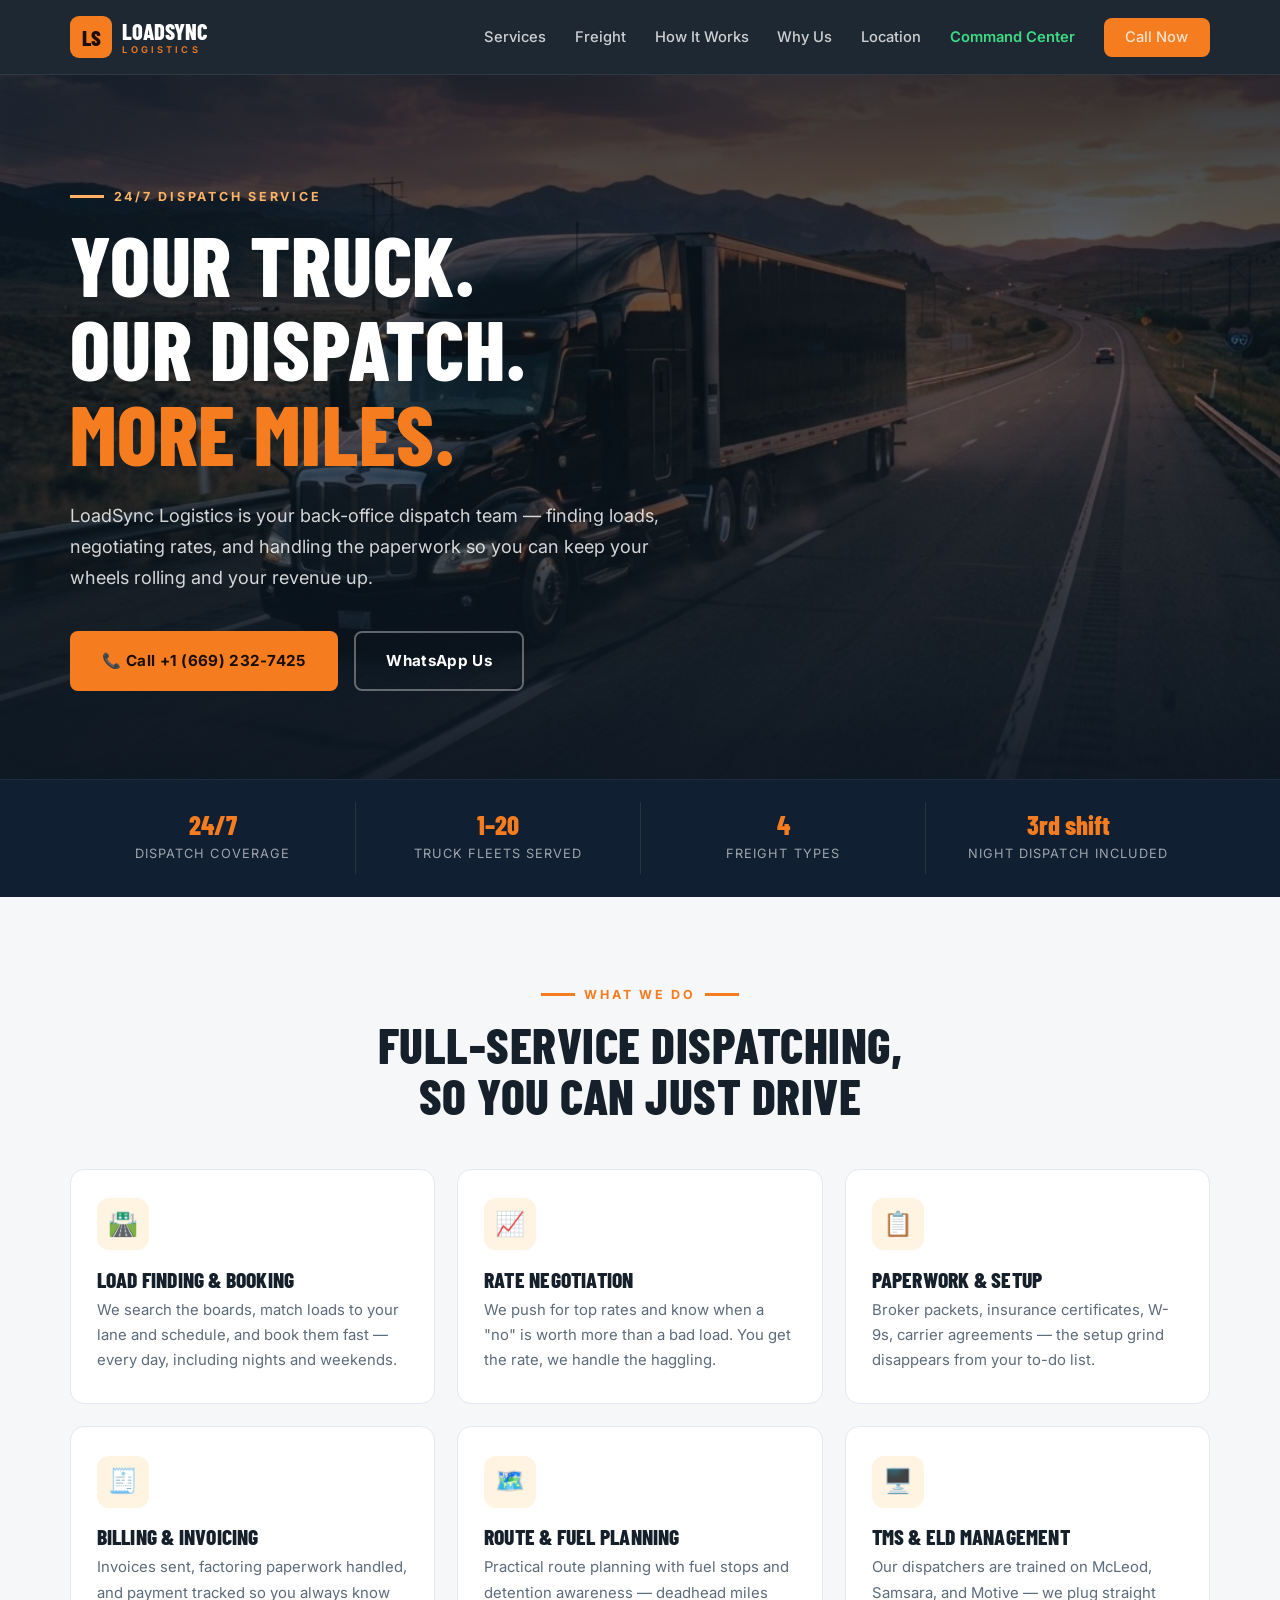
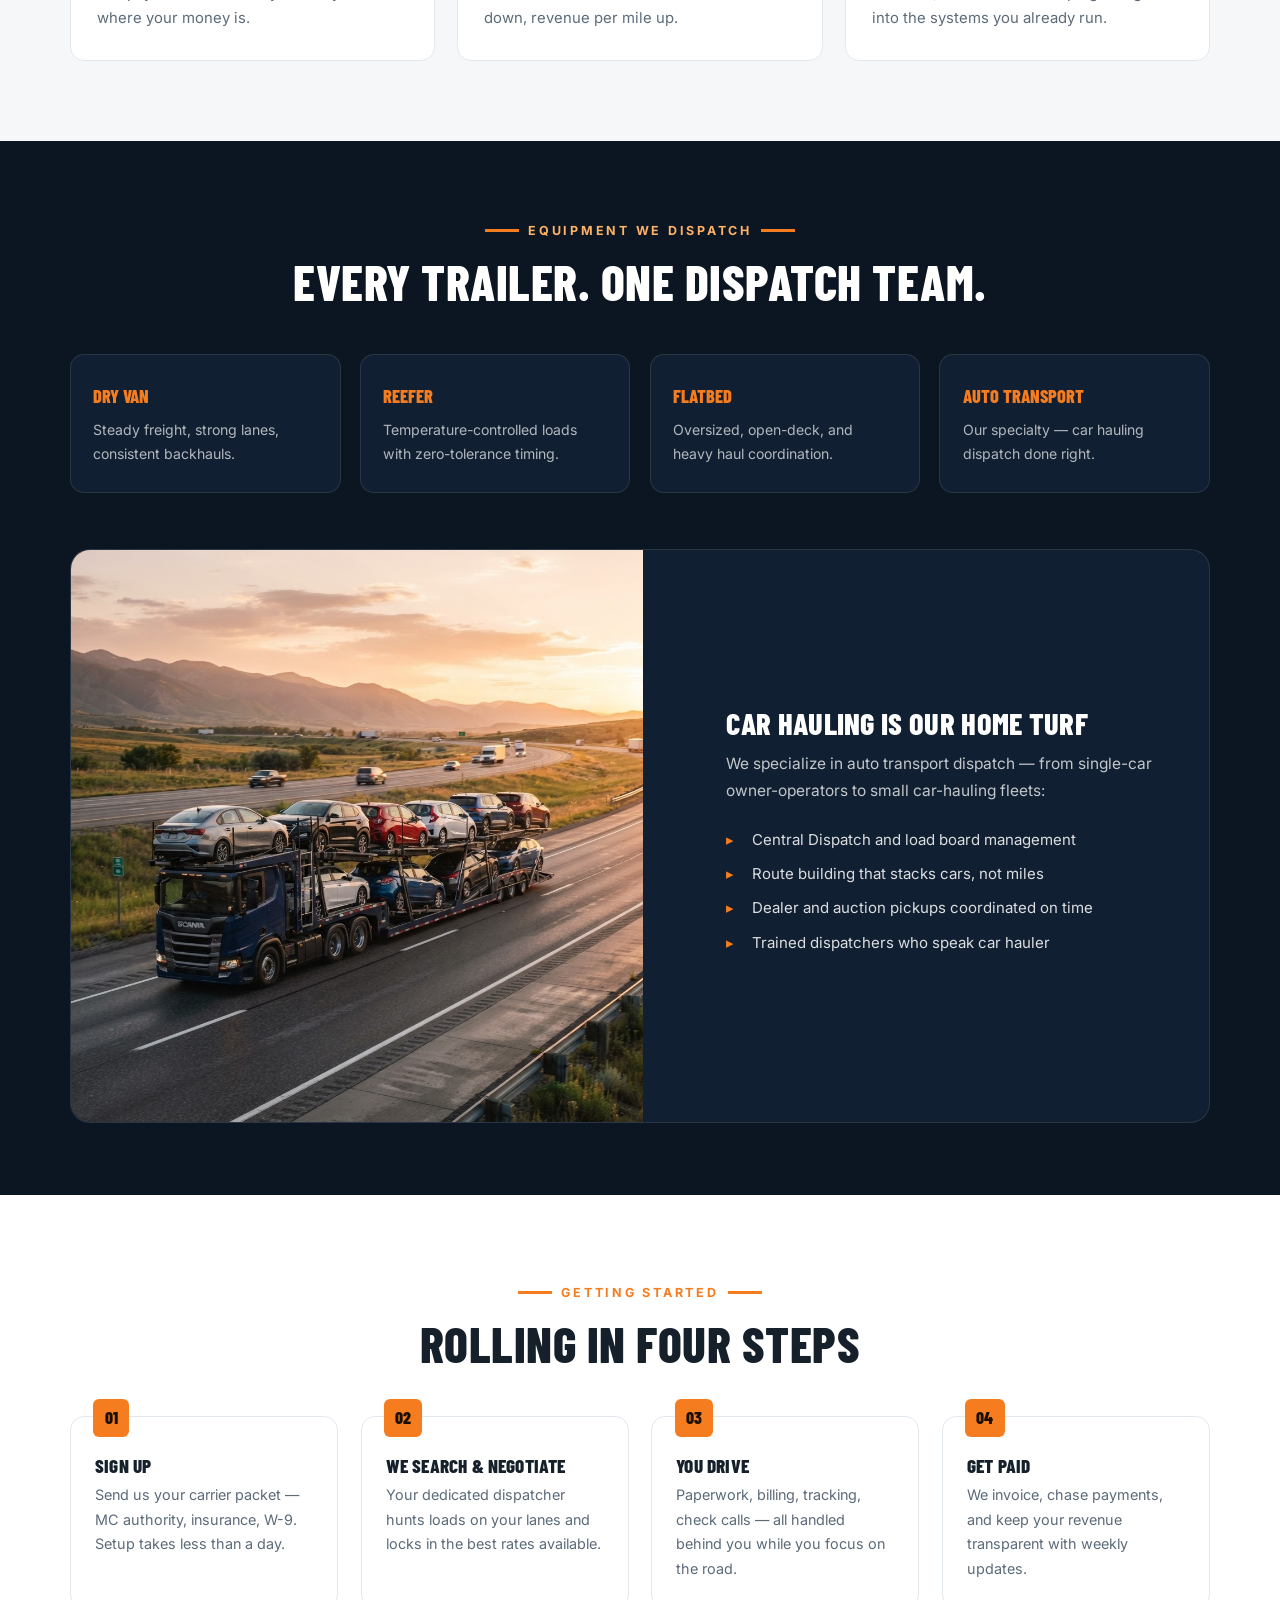
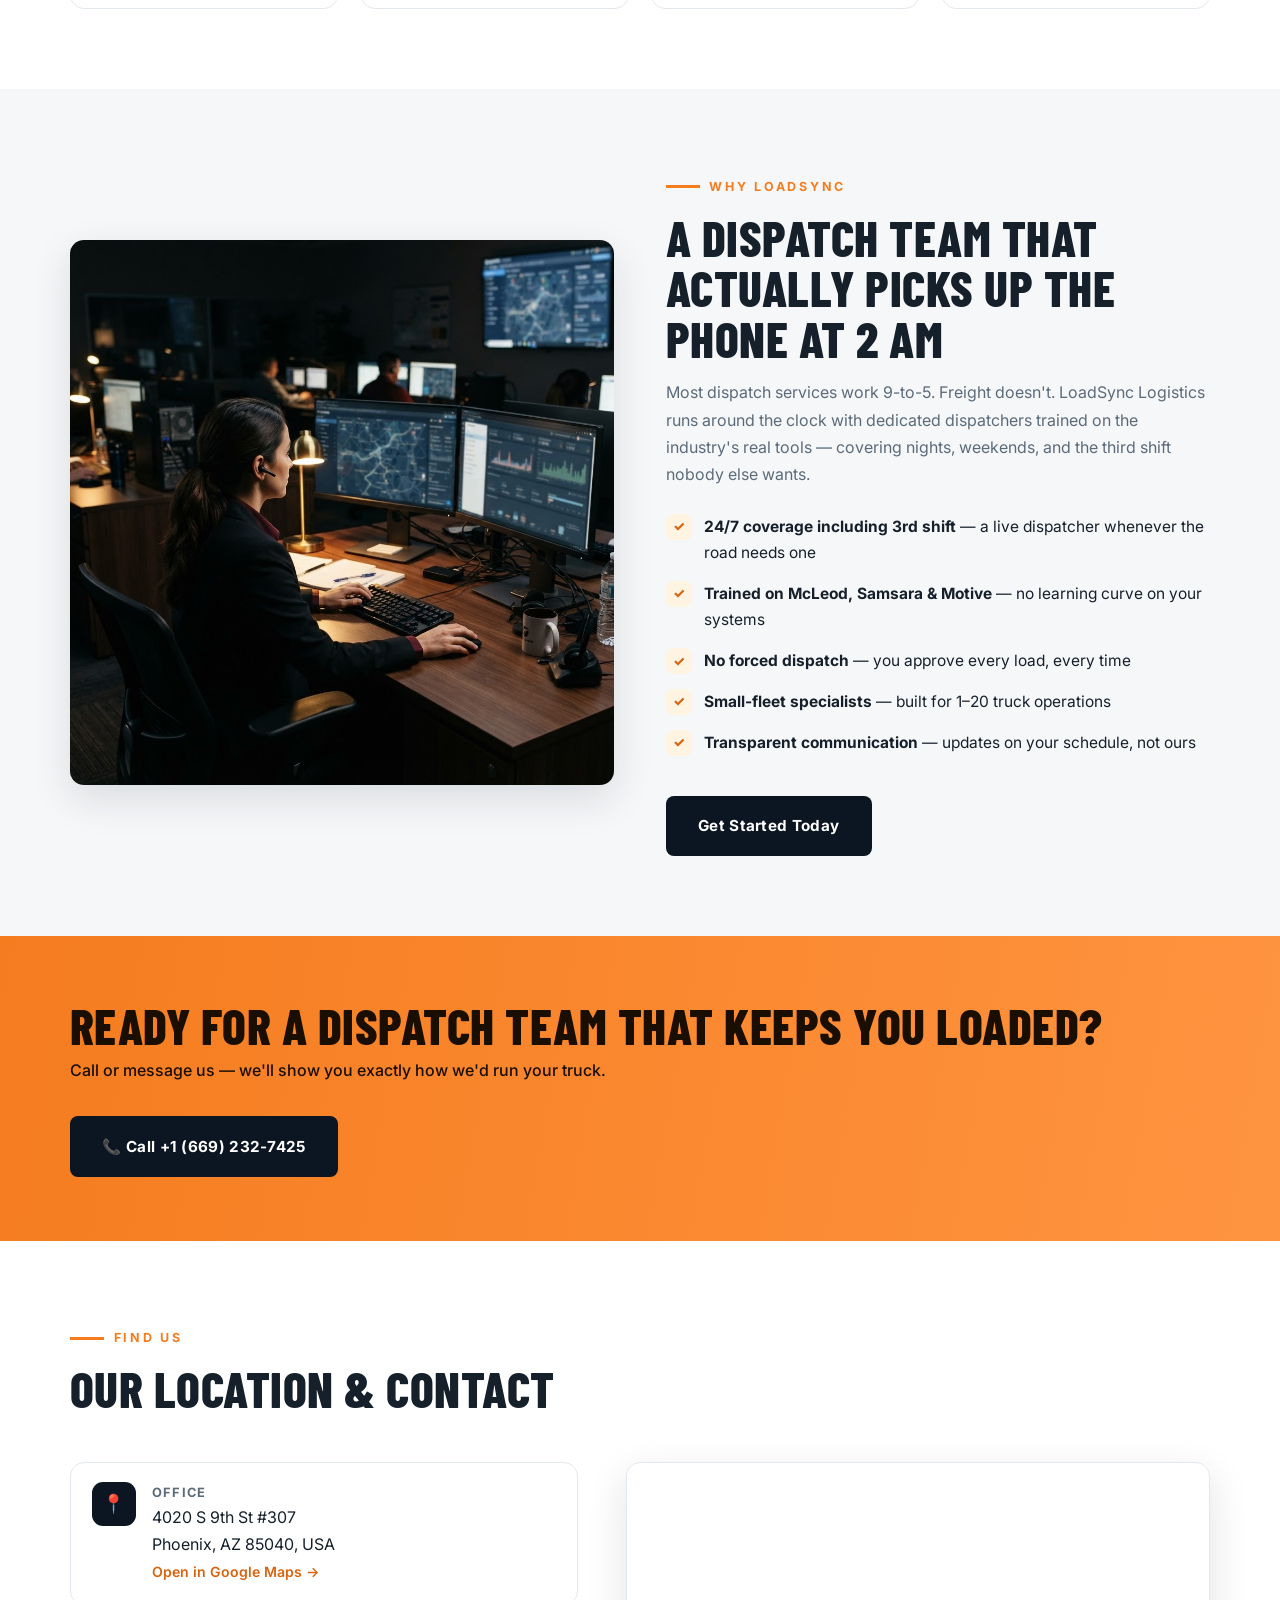
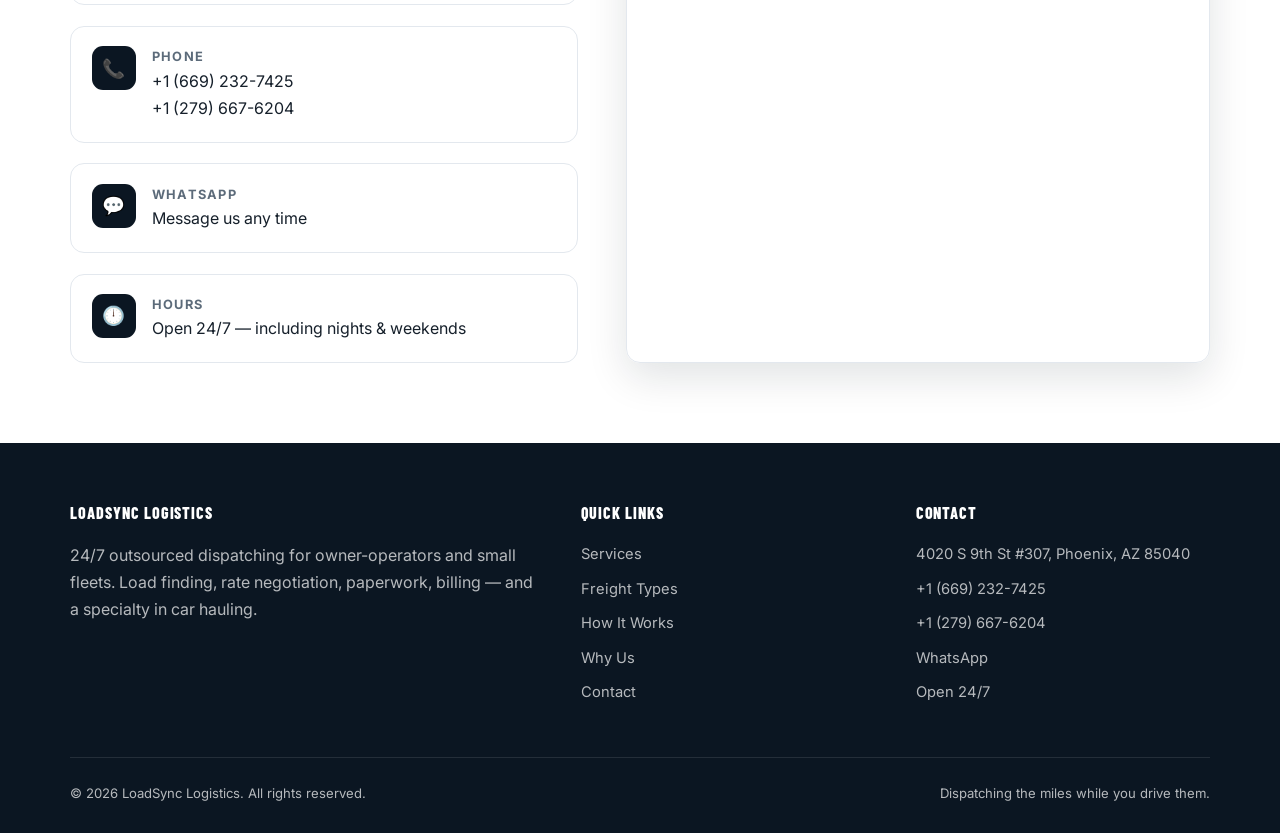
<file: index.html>
<!DOCTYPE html>
<html lang="en">
<head>
  <meta charset="UTF-8">
  <meta name="viewport" content="width=device-width, initial-scale=1.0">
  <title>LoadSync Logistics — 24/7 Truck Dispatching for Owner-Operators &amp; Small Fleets</title>
  <meta name="description" content="LoadSync Logistics provides 24/7 outsourced dispatching for owner-operators and small fleets: load finding, rate negotiation, paperwork, billing. Dry van, reefer, flatbed &amp; auto transport. Car hauling is our specialty.">
  <link rel="canonical" href="https://loadsync-logistics.vercel.app/">
  <meta property="og:url" content="https://loadsync-logistics.vercel.app/">
  <meta property="og:type" content="website">
  <meta property="og:title" content="LoadSync Logistics — 24/7 Truck Dispatching for Owner-Operators &amp; Small Fleets">
  <meta property="og:description" content="Your truck. Our dispatch. More miles. 24/7 load finding, rate negotiation, paperwork and billing for owner-operators and small fleets.">
  <meta property="og:image" content="https://loadsync-logistics.vercel.app/img/hero-truck.jpg">
  <meta name="twitter:card" content="summary_large_image">
  <meta name="twitter:title" content="LoadSync Logistics — 24/7 Truck Dispatching">
  <meta name="twitter:description" content="Your truck. Our dispatch. More miles. 24/7 dispatch for owner-operators and small fleets.">
  <meta name="twitter:image" content="https://loadsync-logistics.vercel.app/img/hero-truck.jpg">
  
  <link rel="preconnect" href="https://fonts.googleapis.com">
  <link rel="preconnect" href="https://fonts.gstatic.com" crossorigin>
  <link href="https://fonts.googleapis.com/css2?family=Barlow+Condensed:wght@600;700;800&family=Inter:wght@400;500;600;700&display=swap" rel="stylesheet">
  <link rel="stylesheet" href="css/styles.css">
  <script type="application/ld+json">
  {
    "@context": "https://schema.org",
    "@type": "ProfessionalService",
    "name": "LoadSync Logistics",
    "description": "24/7 outsourced truck dispatching for owner-operators and small fleets (1-20 trucks). Load finding, rate negotiation, paperwork, billing. Dry van, reefer, flatbed and auto transport — car hauling specialty.",
    "telephone": ["+16692327425", "+12796676204"],
    "address": {
      "@type": "PostalAddress",
      "streetAddress": "4020 S 9th St #307",
      "addressLocality": "Phoenix",
      "addressRegion": "AZ",
      "postalCode": "85040",
      "addressCountry": "US"
    },
    "openingHours": "Mo-Su 00:00-24:00",
    "areaServed": "United States",
    "url": "https://loadsync-logistics.vercel.app/"
  }
  </script>
<link rel="icon" href="assets/favicon-48.png" sizes="48x48" type="image/png">
<link rel="icon" href="assets/favicon-96.png" sizes="96x96" type="image/png">
<link rel="icon" href="assets/favicon-192.png" sizes="192x192" type="image/png">
<link rel="apple-touch-icon" href="assets/apple-touch-icon.png">
<script type="application/ld+json">{"@context":"https://schema.org","@type":"WebSite","name":"LoadSync Logistics","url":"https://loadsync-logistics.vercel.app/","description":"24/7 outsourced truck dispatching for owner-operators and small fleets."}</script>
</head>
<body>

  <!-- ========== HEADER ========== -->
  <header class="site-header">
    <div class="container nav">
      <a href="#top" class="brand">
        <span class="brand-mark">LS</span>
        <span class="brand-name">LoadSync<small>Logistics</small></span>
      </a>
      <button class="nav-toggle" aria-label="Toggle menu" onclick="document.getElementById('navLinks').classList.toggle('open')">☰</button>
      <ul class="nav-links" id="navLinks">
        <li><a href="#services">Services</a></li>
        <li><a href="#freight">Freight</a></li>
        <li><a href="#how">How It Works</a></li>
        <li><a href="#about">Why Us</a></li>
        <li><a href="#contact">Location</a></li>
        <li><a href="command-center.html" style="color:#3ddc84;font-weight:600;">Command Center</a></li>
        <li><a href="tel:+16692327425" class="nav-cta">Call Now</a></li>
      </ul>
    </div>
  </header>

  <!-- ========== HERO ========== -->
  <section class="hero" id="top">
    <div class="container">
      <span class="eyebrow">24/7 Dispatch Service</span>
      <h1>Your truck.<br>Our dispatch.<br><span class="accent">More miles.</span></h1>
      <p class="lead">LoadSync Logistics is your back-office dispatch team — finding loads, negotiating rates, and handling the paperwork so you can keep your wheels rolling and your revenue up.</p>
      <div class="hero-actions">
        <a href="tel:+16692327425" class="btn btn-orange">📞 Call +1 (669) 232-7425</a>
        <a href="https://wa.me/12796676204" class="btn btn-ghost">WhatsApp Us</a>
      </div>
    </div>
  </section>

  <div class="hero-strip">
    <div class="container">
      <div class="cell"><b>24/7</b><span>Dispatch coverage</span></div>
      <div class="cell"><b>1–20</b><span>Truck fleets served</span></div>
      <div class="cell"><b>4</b><span>Freight types</span></div>
      <div class="cell"><b>3rd shift</b><span>Night dispatch included</span></div>
    </div>
  </div>

  <!-- ========== SERVICES ========== -->
  <section class="section" id="services">
    <div class="container">
      <div class="section-head center">
        <span class="eyebrow">What we do</span>
        <h2>Full-service dispatching,<br>so you can just drive</h2>
      </div>
      <div class="services-grid">
        <div class="service-card">
          <div class="icon">🛣️</div>
          <h3>Load Finding &amp; Booking</h3>
          <p>We search the boards, match loads to your lane and schedule, and book them fast — every day, including nights and weekends.</p>
        </div>
        <div class="service-card">
          <div class="icon">📈</div>
          <h3>Rate Negotiation</h3>
          <p>We push for top rates and know when a "no" is worth more than a bad load. You get the rate, we handle the haggling.</p>
        </div>
        <div class="service-card">
          <div class="icon">📋</div>
          <h3>Paperwork &amp; Setup</h3>
          <p>Broker packets, insurance certificates, W-9s, carrier agreements — the setup grind disappears from your to-do list.</p>
        </div>
        <div class="service-card">
          <div class="icon">🧾</div>
          <h3>Billing &amp; Invoicing</h3>
          <p>Invoices sent, factoring paperwork handled, and payment tracked so you always know where your money is.</p>
        </div>
        <div class="service-card">
          <div class="icon">🗺️</div>
          <h3>Route &amp; Fuel Planning</h3>
          <p>Practical route planning with fuel stops and detention awareness — deadhead miles down, revenue per mile up.</p>
        </div>
        <div class="service-card">
          <div class="icon">🖥️</div>
          <h3>TMS &amp; ELD Management</h3>
          <p>Our dispatchers are trained on McLeod, Samsara, and Motive — we plug straight into the systems you already run.</p>
        </div>
      </div>
    </div>
  </section>

  <!-- ========== FREIGHT TYPES ========== -->
  <section class="freight-band" id="freight">
    <div class="container">
      <div class="section-head center">
        <span class="eyebrow" style="color:#ffb266;">Equipment we dispatch</span>
        <h2>Every trailer. One dispatch team.</h2>
      </div>
      <div class="freight-grid">
        <div class="freight-card"><span class="tag">Dry Van</span><p>Steady freight, strong lanes, consistent backhauls.</p></div>
        <div class="freight-card"><span class="tag">Reefer</span><p>Temperature-controlled loads with zero-tolerance timing.</p></div>
        <div class="freight-card"><span class="tag">Flatbed</span><p>Oversized, open-deck, and heavy haul coordination.</p></div>
        <div class="freight-card"><span class="tag">Auto Transport</span><p>Our specialty — car hauling dispatch done right.</p></div>
      </div>

      <div class="freight-feature">
        <img src="img/car-hauler.jpg" alt="Car carrier transport truck loaded with vehicles on a highway">
        <div class="txt">
          <h3>Car hauling is our home turf</h3>
          <p>We specialize in auto transport dispatch — from single-car owner-operators to small car-hauling fleets:</p>
          <ul>
            <li>Central Dispatch and load board management</li>
            <li>Route building that stacks cars, not miles</li>
            <li>Dealer and auction pickups coordinated on time</li>
            <li>Trained dispatchers who speak car hauler</li>
          </ul>
        </div>
      </div>
    </div>
  </section>

  <!-- ========== HOW IT WORKS ========== -->
  <section class="section alt" id="how">
    <div class="container">
      <div class="section-head center">
        <span class="eyebrow">Getting started</span>
        <h2>Rolling in four steps</h2>
      </div>
      <div class="steps-grid">
        <div class="step-card">
          <h3>Sign Up</h3>
          <p>Send us your carrier packet — MC authority, insurance, W-9. Setup takes less than a day.</p>
        </div>
        <div class="step-card">
          <h3>We Search &amp; Negotiate</h3>
          <p>Your dedicated dispatcher hunts loads on your lanes and locks in the best rates available.</p>
        </div>
        <div class="step-card">
          <h3>You Drive</h3>
          <p>Paperwork, billing, tracking, check calls — all handled behind you while you focus on the road.</p>
        </div>
        <div class="step-card">
          <h3>Get Paid</h3>
          <p>We invoice, chase payments, and keep your revenue transparent with weekly updates.</p>
        </div>
      </div>
    </div>
  </section>

  <!-- ========== WHY US ========== -->
  <section class="section" id="about">
    <div class="container">
      <div class="about-grid">
        <img src="img/dispatch-ops.jpg" alt="LoadSync Logistics dispatch desk at night with route maps on screen">
        <div>
          <span class="eyebrow">Why LoadSync</span>
          <h2>A dispatch team that actually picks up the phone at 2 AM</h2>
          <p style="color:var(--muted); margin-top:1rem;">Most dispatch services work 9-to-5. Freight doesn't. LoadSync Logistics runs around the clock with dedicated dispatchers trained on the industry's real tools — covering nights, weekends, and the third shift nobody else wants.</p>
          <ul class="checklist">
            <li><span class="tick">✓</span> <span><b>24/7 coverage including 3rd shift</b> — a live dispatcher whenever the road needs one</span></li>
            <li><span class="tick">✓</span> <span><b>Trained on McLeod, Samsara &amp; Motive</b> — no learning curve on your systems</span></li>
            <li><span class="tick">✓</span> <span><b>No forced dispatch</b> — you approve every load, every time</span></li>
            <li><span class="tick">✓</span> <span><b>Small-fleet specialists</b> — built for 1–20 truck operations</span></li>
            <li><span class="tick">✓</span> <span><b>Transparent communication</b> — updates on your schedule, not ours</span></li>
          </ul>
          <a href="#contact" class="btn btn-dark" style="margin-top:1.6rem;">Get Started Today</a>
        </div>
      </div>
    </div>
  </section>

  <!-- ========== CTA BAND ========== -->
  <section class="cta-band">
    <div class="container inner">
      <div>
        <h2>Ready for a dispatch team that keeps you loaded?</h2>
        <p>Call or message us — we'll show you exactly how we'd run your truck.</p>
      </div>
      <a href="tel:+16692327425" class="btn">📞 Call +1 (669) 232-7425</a>
    </div>
  </section>

  <!-- ========== LOCATION / CONTACT ========== -->
  <section class="section alt" id="contact">
    <div class="container">
      <div class="section-head">
        <span class="eyebrow">Find us</span>
        <h2>Our location &amp; contact</h2>
      </div>
      <div class="contact-grid">
        <div class="contact-card">
          <div class="contact-item">
            <span class="icon">📍</span>
            <div>
              <b>Office</b>
              4020 S 9th St #307<br>Phoenix, AZ 85040, USA
              <br><a href="https://www.google.com/maps/search/?api=1&query=4020%20S%209th%20St%20%23307%2C%20Phoenix%2C%20AZ%2085040%2C%20USA" target="_blank" rel="noopener" style="font-weight:600; color:var(--orange-dark); font-size:0.88rem;">Open in Google Maps →</a>
            </div>
          </div>
          <div class="contact-item">
            <span class="icon">📞</span>
            <div>
              <b>Phone</b>
              <a href="tel:+16692327425">+1 (669) 232-7425</a><br>
              <a href="tel:+12796676204">+1 (279) 667-6204</a>
            </div>
          </div>
          <div class="contact-item">
            <span class="icon">💬</span>
            <div>
              <b>WhatsApp</b>
              <a href="https://wa.me/12796676204" target="_blank" rel="noopener">Message us any time</a>
            </div>
          </div>
          <div class="contact-item">
            <span class="icon">🕛</span>
            <div>
              <b>Hours</b>
              Open 24/7 — including nights &amp; weekends
            </div>
          </div>
        </div>
        <div class="map-wrap">
          <iframe title="LoadSync Logistics on Google Maps" loading="lazy" referrerpolicy="no-referrer-when-downgrade"
            src="https://maps.google.com/maps?q=4020%20S%209th%20St%20%23307%2C%20Phoenix%2C%20AZ%2085040&t=&z=14&ie=UTF8&iwloc=&output=embed"></iframe>
        </div>
      </div>
    </div>
  </section>

  <!-- ========== FOOTER ========== -->
  <footer class="site-footer">
    <div class="container">
      <div class="footer-grid">
        <div>
          <h4>LoadSync Logistics</h4>
          <p>24/7 outsourced dispatching for owner-operators and small fleets. Load finding, rate negotiation, paperwork, billing — and a specialty in car hauling.</p>
        </div>
        <div>
          <h4>Quick links</h4>
          <ul>
            <li><a href="#services">Services</a></li>
            <li><a href="#freight">Freight Types</a></li>
            <li><a href="#how">How It Works</a></li>
            <li><a href="#about">Why Us</a></li>
            <li><a href="#contact">Contact</a></li>
          </ul>
        </div>
        <div>
          <h4>Contact</h4>
          <ul>
            <li>4020 S 9th St #307, Phoenix, AZ 85040</li>
            <li><a href="tel:+16692327425">+1 (669) 232-7425</a></li>
            <li><a href="tel:+12796676204">+1 (279) 667-6204</a></li>
            <li><a href="https://wa.me/12796676204">WhatsApp</a></li>
            <li>Open 24/7</li>
          </ul>
        </div>
      </div>
      <div class="footer-bottom">
        <span>© 2026 LoadSync Logistics. All rights reserved.</span>
        <span>Dispatching the miles while you drive them.</span>
      </div>
    </div>
  </footer>

</body>
</html>
</file>
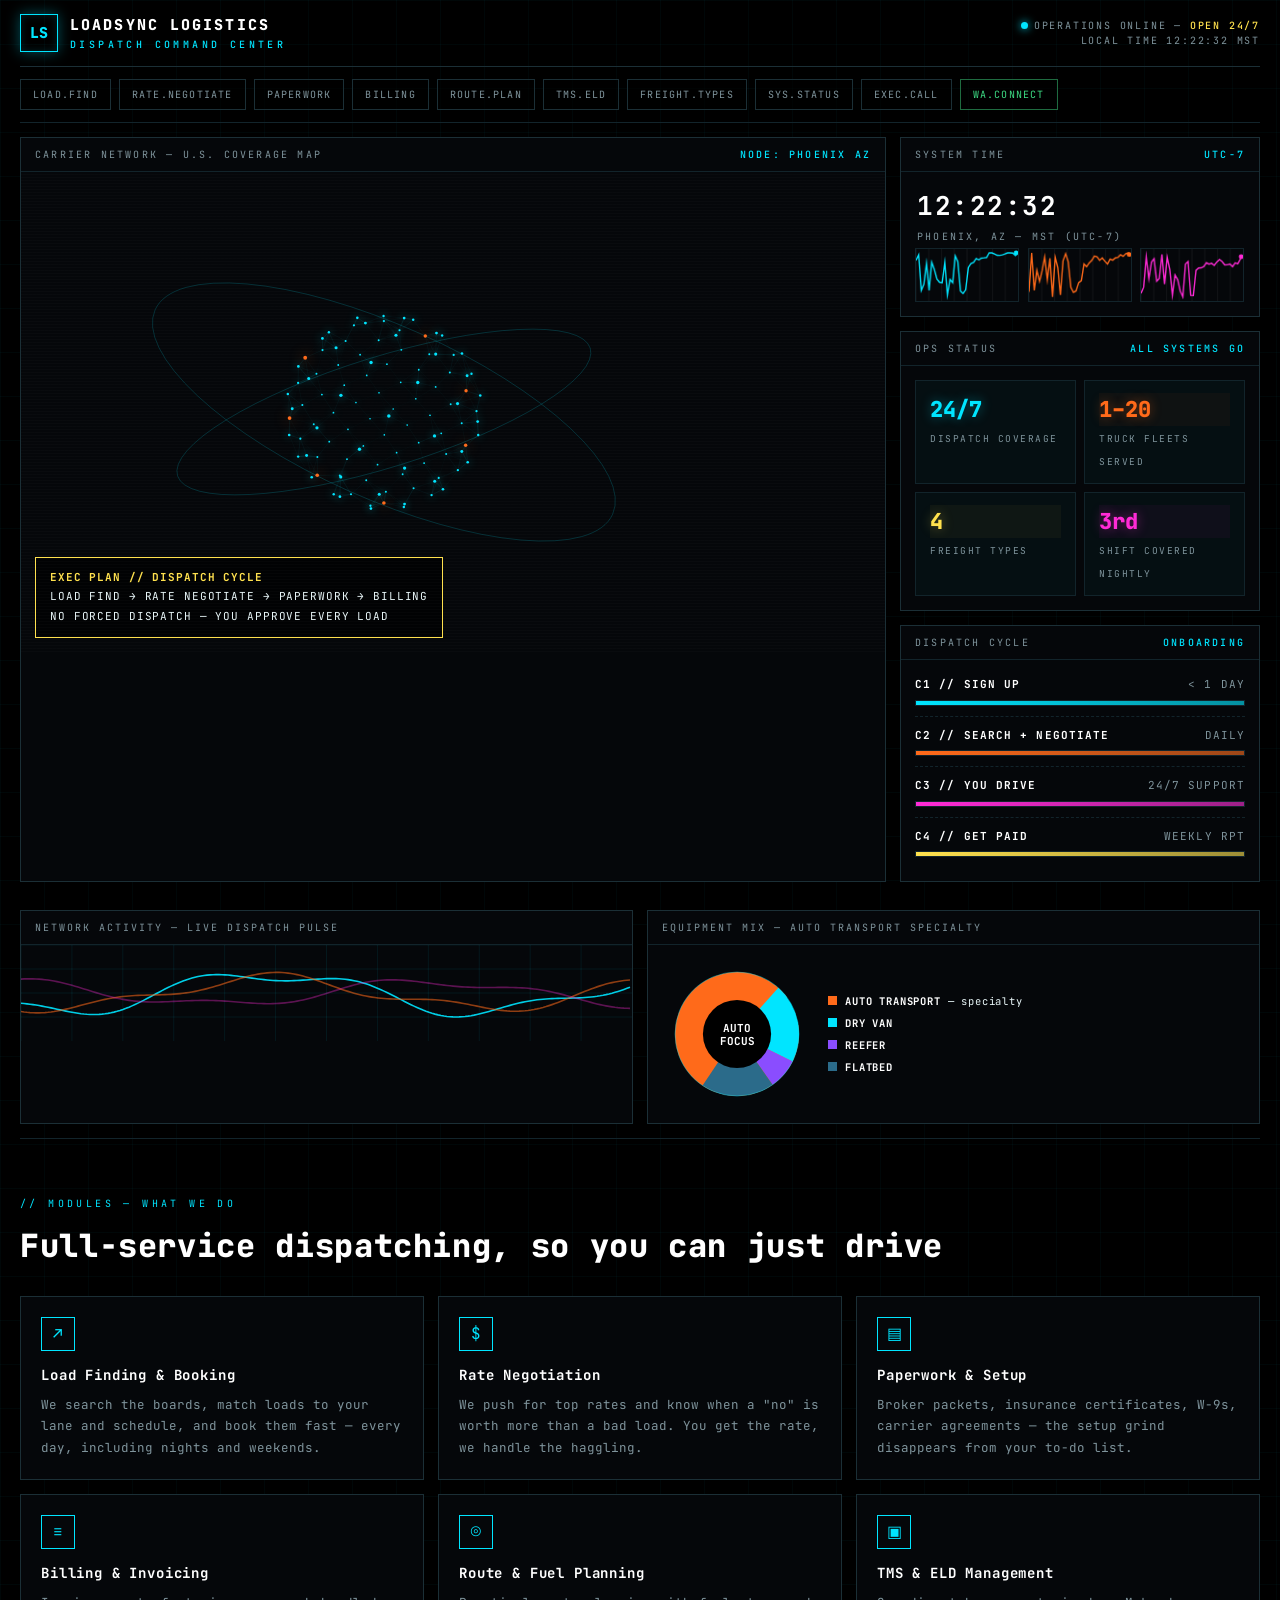
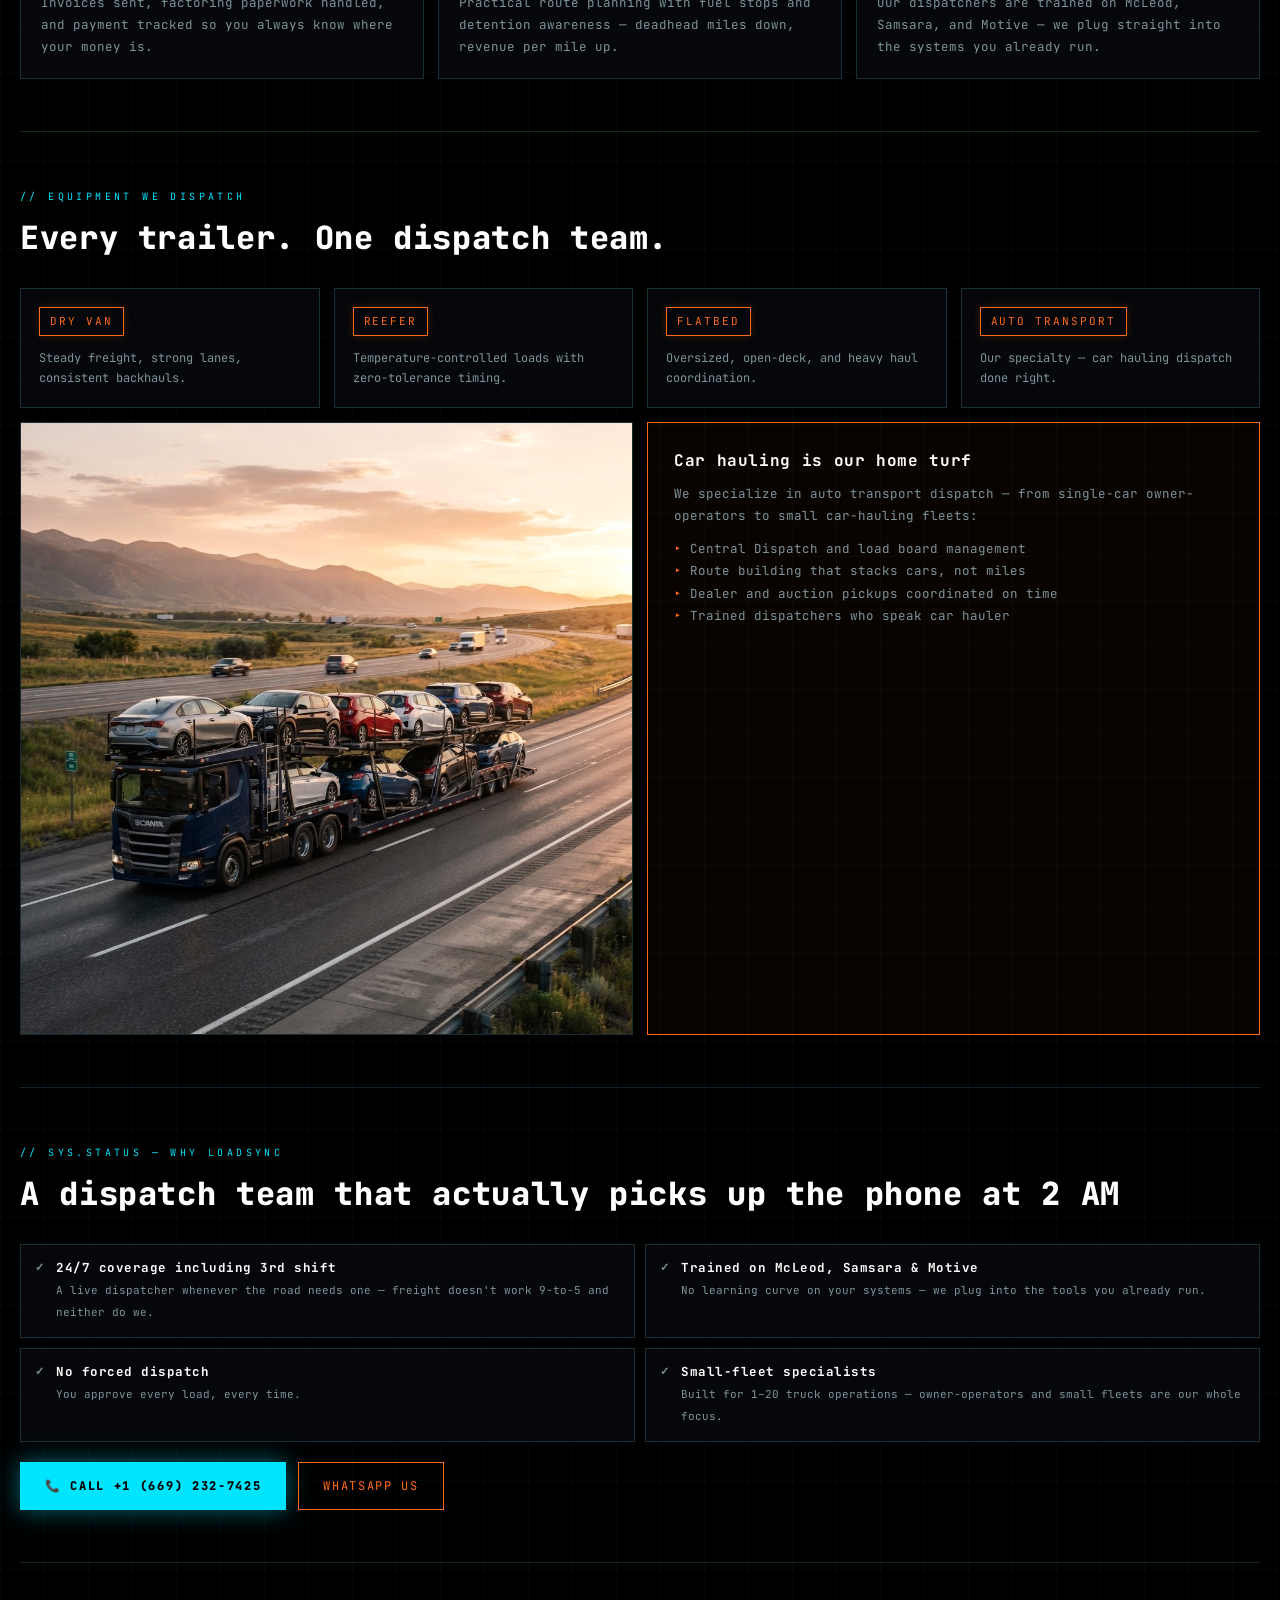
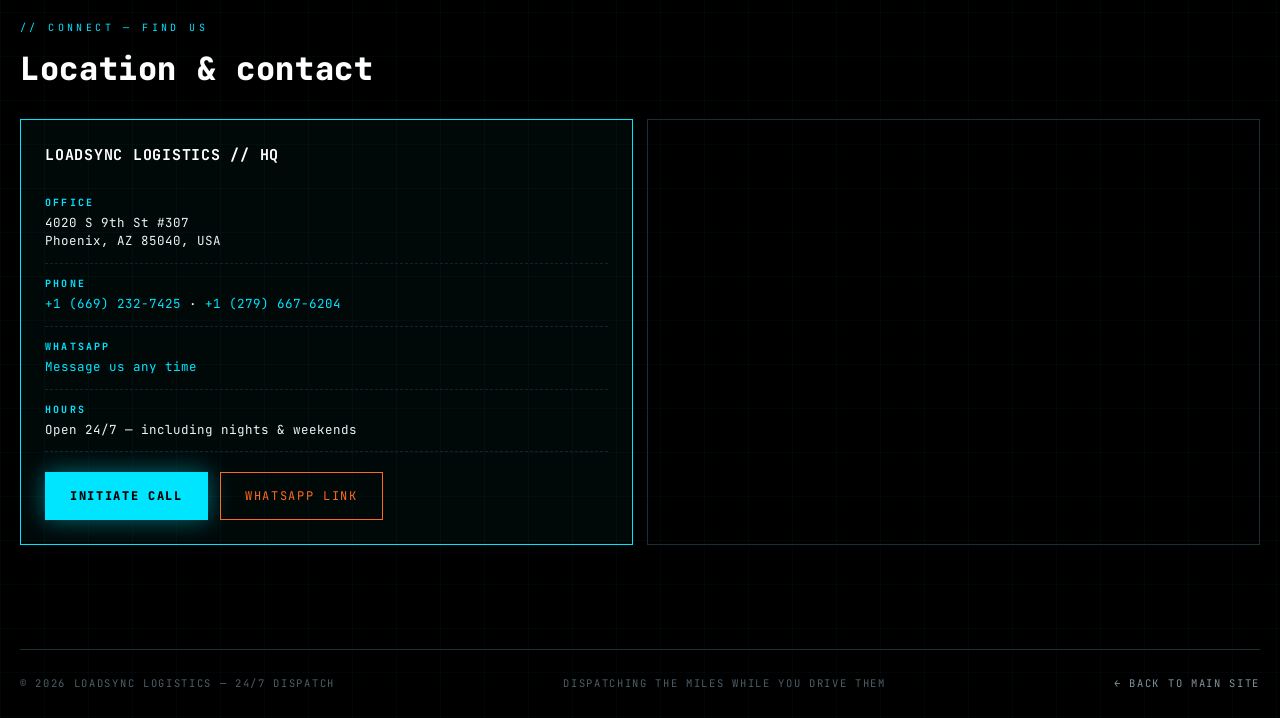
<file: command-center.html>
<!DOCTYPE html>
<html lang="en">
<head>
<meta charset="UTF-8">
<meta name="viewport" content="width=device-width, initial-scale=1.0">
<title>LoadSync Command Center — 24/7 Truck Dispatch Operations</title>
<meta name="description" content="LoadSync Logistics dispatch command center: 24/7 load finding, rate negotiation, paperwork and billing for owner-operators and small fleets. Dry van, reefer, flatbed and auto transport.">
<link rel="canonical" href="https://loadsync-logistics.vercel.app/command-center.html">
<link rel="icon" href="assets/favicon-48.png" sizes="48x48" type="image/png">
<link rel="icon" href="assets/favicon-96.png" sizes="96x96" type="image/png">
<link rel="apple-touch-icon" href="assets/apple-touch-icon.png">
<link rel="preconnect" href="https://fonts.googleapis.com">
<link rel="preconnect" href="https://fonts.gstatic.com" crossorigin>
<link href="https://fonts.googleapis.com/css2?family=JetBrains+Mono:wght@400;500;700;800&display=swap" rel="stylesheet">
<style>
:root{
  --bg:#000; --panel:#05070a; --line:#12242b; --line2:#1b2f36;
  --cyan:#00e5ff; --orange:#ff6a1a; --magenta:#ff2bd6; --yellow:#ffe14d;
  --purple:#8a4dff; --txt:#e8f6f8; --dim:#7f949c; --dim2:#4d5e66;
}
*{margin:0;padding:0;box-sizing:border-box}
html{scroll-behavior:smooth}
body{background:var(--bg);color:var(--txt);font-family:'JetBrains Mono',ui-monospace,monospace;font-size:15px;line-height:1.5;
  background-image:linear-gradient(rgba(0,229,255,.03) 1px,transparent 1px),linear-gradient(90deg,rgba(0,229,255,.03) 1px,transparent 1px);
  background-size:44px 44px}
a{color:var(--cyan);text-decoration:none}
.wrap{max-width:1280px;margin:0 auto;padding:0 20px}
/* top bar */
.topbar{display:flex;justify-content:space-between;align-items:center;gap:16px;flex-wrap:wrap;
  border-bottom:1px solid var(--line2);padding:14px 0}
.brand{display:flex;align-items:center;gap:12px}
.brand .mark{width:38px;height:38px;border:1px solid var(--cyan);color:var(--cyan);display:grid;place-items:center;
  font-weight:800;font-size:15px;box-shadow:0 0 14px rgba(0,229,255,.35), inset 0 0 8px rgba(0,229,255,.15)}
.brand h1{font-size:15px;letter-spacing:.14em;font-weight:800;color:#fff}
.brand h1 small{display:block;font-size:10px;letter-spacing:.34em;color:var(--cyan);font-weight:500}
.topmeta{text-align:right;font-size:10px;letter-spacing:.18em;color:var(--dim)}
.topmeta b{color:var(--yellow);font-weight:500}
.live-dot{display:inline-block;width:7px;height:7px;border-radius:50%;background:var(--cyan);margin-right:6px;
  box-shadow:0 0 8px var(--cyan);animation:blink 2s infinite}
@keyframes blink{0%,100%{opacity:1}50%{opacity:.25}}
/* control bar */
.ctrlbar{display:flex;gap:8px;flex-wrap:wrap;padding:12px 0;border-bottom:1px solid var(--line)}
.ctrl{font-family:inherit;font-size:10px;letter-spacing:.12em;padding:7px 12px;border:1px solid var(--line2);
  background:rgba(0,0,0,.6);color:var(--dim);cursor:pointer;transition:.18s;text-transform:uppercase}
.ctrl:hover{color:#000;border-color:transparent}
.ctrl.c-cyan:hover{background:var(--cyan);box-shadow:0 0 16px rgba(0,229,255,.5)}
.ctrl.c-orange:hover{background:var(--orange);box-shadow:0 0 16px rgba(255,106,26,.5)}
.ctrl.c-purple:hover{background:var(--purple)}
.ctrl.c-magenta:hover{background:var(--magenta);box-shadow:0 0 16px rgba(255,43,214,.5)}
.ctrl.c-yellow:hover{background:var(--yellow)}
.ctrl.c-gray:hover{background:var(--dim);color:#000}
/* main grid */
.grid{display:grid;grid-template-columns:1fr 360px;gap:14px;padding:14px 0}
@media(max-width:960px){.grid{grid-template-columns:1fr}}
.panel{border:1px solid var(--line2);background:var(--panel);position:relative}
.panel .ph{display:flex;justify-content:space-between;align-items:center;padding:9px 14px;border-bottom:1px solid var(--line);
  font-size:10px;letter-spacing:.22em;color:var(--dim);text-transform:uppercase}
.panel .ph b{color:var(--cyan);font-weight:500}
/* sphere stage */
.stage{position:relative;height:480px;overflow:hidden}
#sphere{width:100%;height:100%;display:block}
.stage .tag{position:absolute;left:14px;bottom:14px;border:1px solid var(--yellow);background:rgba(0,0,0,.72);
  padding:10px 14px;font-size:11px;line-height:1.8;letter-spacing:.08em;color:var(--txt)}
.stage .tag b{color:var(--yellow);font-weight:700}
.stage .scanline{position:absolute;inset:0;pointer-events:none;
  background:repeating-linear-gradient(0deg,rgba(255,255,255,.015) 0 1px,transparent 1px 3px)}
/* sidebar */
.side{display:flex;flex-direction:column;gap:14px}
.clock{font-size:26px;color:#fff;font-weight:700;letter-spacing:.06em;padding:14px 16px 4px}
.clock small{display:block;font-size:10px;letter-spacing:.22em;color:var(--dim);font-weight:400;margin-top:4px}
.sparkrow{display:grid;grid-template-columns:1fr 1fr 1fr;gap:8px;padding:0 14px 14px}
.spark{border:1px solid var(--line);height:54px}
.statgrid{display:grid;grid-template-columns:1fr 1fr;gap:8px;padding:14px}
.stat{border:1px solid var(--line);padding:12px 14px;background:rgba(0,229,255,.03)}
.stat b{display:block;font-size:22px;color:var(--cyan);font-weight:800;text-shadow:0 0 12px rgba(0,229,255,.4)}
.stat span{font-size:9.5px;letter-spacing:.16em;color:var(--dim);text-transform:uppercase}
.stat.o b{color:var(--orange);text-shadow:0 0 12px rgba(255,106,26,.4);background:rgba(255,106,26,.04)}
.stat.y b{color:var(--yellow);text-shadow:0 0 12px rgba(255,225,77,.35);background:rgba(255,225,77,.04)}
.stat.m b{color:var(--magenta);text-shadow:0 0 12px rgba(255,43,214,.4);background:rgba(255,43,214,.04)}
.cycles{padding:6px 14px 14px}
.cycle{padding:10px 0;border-bottom:1px dashed var(--line)}
.cycle:last-child{border-bottom:none}
.cycle .cl{display:flex;justify-content:space-between;font-size:11px;letter-spacing:.1em;margin-bottom:7px}
.cycle .cl b{color:#fff;font-weight:700}.cycle .cl span{color:var(--dim)}
.bar{height:6px;background:#0a1114;border:1px solid var(--line);position:relative;overflow:hidden}
.bar i{position:absolute;inset:0;transform-origin:left;animation:fill 4.2s ease-in-out infinite}
@keyframes fill{0%{transform:scaleX(.05)}60%{transform:scaleX(1)}100%{transform:scaleX(1)}}
/* equipment mix */
.mix{display:flex;gap:16px;align-items:center;padding:14px}
#pie{width:150px;height:150px;flex:none}
.legend{font-size:10.5px;line-height:2.1;letter-spacing:.08em}
.legend i{display:inline-block;width:9px;height:9px;margin-right:8px}
.legend b{color:#fff}
/* coverage strip */
.covrow{display:grid;grid-template-columns:repeat(4,1fr);gap:14px;padding:14px 0}
@media(max-width:760px){.covrow{grid-template-columns:1fr 1fr}}
.cov .lbl{padding:9px 14px;border-bottom:1px solid var(--line);font-size:10px;letter-spacing:.2em;color:var(--dim);text-transform:uppercase}
#coverage{width:100%;height:96px;display:block}
/* sections */
.sec{padding:52px 0;border-top:1px solid var(--line)}
.sec-head{margin-bottom:26px}
.sec-head .eyebrow{color:var(--cyan);font-size:10px;letter-spacing:.34em;text-transform:uppercase}
.sec-head h2{font-size:clamp(22px,3.4vw,32px);color:#fff;font-weight:800;letter-spacing:.02em;margin-top:8px}
.cards{display:grid;grid-template-columns:repeat(3,1fr);gap:14px}
@media(max-width:960px){.cards{grid-template-columns:1fr 1fr}}
@media(max-width:640px){.cards{grid-template-columns:1fr}}
.card{border:1px solid var(--line2);background:var(--panel);padding:20px;transition:.2s}
.card:hover{border-color:var(--cyan);box-shadow:0 0 22px rgba(0,229,255,.12);transform:translateY(-2px)}
.card .ic{width:34px;height:34px;border:1px solid var(--cyan);color:var(--cyan);display:grid;place-items:center;font-size:16px;margin-bottom:14px}
.card h3{color:#fff;font-size:14px;letter-spacing:.06em;margin-bottom:8px}
.card p{color:var(--dim);font-size:12.5px;line-height:1.75}
.freight{display:grid;grid-template-columns:repeat(4,1fr);gap:14px}
@media(max-width:960px){.freight{grid-template-columns:1fr 1fr}}
@media(max-width:640px){.freight{grid-template-columns:1fr}}
.fcard{border:1px solid var(--line2);background:var(--panel);padding:18px}
.fcard .tag{display:inline-block;font-size:11px;letter-spacing:.18em;text-transform:uppercase;color:var(--orange);
  border:1px solid var(--orange);padding:5px 10px;margin-bottom:12px;box-shadow:0 0 10px rgba(255,106,26,.2)}
.fcard p{color:var(--dim);font-size:12px;line-height:1.7}
.feature{display:grid;grid-template-columns:1fr 1fr;gap:14px;margin-top:14px;align-items:stretch}
@media(max-width:960px){.feature{grid-template-columns:1fr}}
.feature img{width:100%;height:100%;object-fit:cover;border:1px solid var(--line2);filter:saturate(.9) contrast(1.05)}
.feature .txt{border:1px solid var(--orange);background:rgba(255,106,26,.04);padding:26px}
.feature h3{color:#fff;font-size:16px;letter-spacing:.04em;margin-bottom:10px}
.feature p,.feature li{color:var(--dim);font-size:12.5px;line-height:1.8}
.feature ul{list-style:none;margin-top:10px}
.feature li::before{content:"▸ ";color:var(--orange)}
.check{display:grid;grid-template-columns:1fr 1fr;gap:10px}
@media(max-width:760px){.check{grid-template-columns:1fr}}
.check .row{display:flex;gap:12px;border:1px solid var(--line2);background:var(--panel);padding:14px;align-items:flex-start}
.check .row b{color:#fff;font-size:12.5px;display:block;letter-spacing:.04em}
.check .row span{color:var(--dim);font-size:11px}
.check .tick{color:var(--cyan);font-weight:800;flex:none}
/* contact */
.contact{display:grid;grid-template-columns:1fr 1fr;gap:14px}
@media(max-width:960px){.contact{grid-template-columns:1fr}}
.cinfo{border:1px solid var(--cyan);background:rgba(0,229,255,.03);padding:24px}
.cinfo h3{color:#fff;letter-spacing:.05em;font-size:15px;margin-bottom:16px}
.cinfo .item{display:flex;gap:12px;padding:12px 0;border-bottom:1px dashed var(--line);font-size:12.5px}
.cinfo .item:last-child{border:none}
.cinfo .item b{display:block;color:var(--cyan);font-size:10px;letter-spacing:.22em;text-transform:uppercase;margin-bottom:4px}
.cinfo .item span{color:var(--txt)}
.mapwrap{border:1px solid var(--line2);min-height:320px}
.mapwrap iframe{width:100%;height:100%;min-height:320px;border:0;filter:grayscale(.4) invert(.92) hue-rotate(180deg) contrast(.9)}
.bigbtns{display:flex;gap:12px;flex-wrap:wrap;margin-top:20px}
.btn{display:inline-block;font-family:inherit;font-size:12px;letter-spacing:.14em;text-transform:uppercase;
  padding:14px 24px;border:1px solid transparent;transition:.2s}
.btn-cyan{background:var(--cyan);color:#000;font-weight:800;box-shadow:0 0 24px rgba(0,229,255,.45)}
.btn-cyan:hover{box-shadow:0 0 36px rgba(0,229,255,.7)}
.btn-ghost{border-color:var(--orange);color:var(--orange)}
.btn-ghost:hover{background:var(--orange);color:#000;box-shadow:0 0 24px rgba(255,106,26,.4)}
footer{border-top:1px solid var(--line2);padding:26px 0;margin-top:52px}
.ftr{display:flex;justify-content:space-between;gap:14px;flex-wrap:wrap;font-size:10.5px;letter-spacing:.16em;color:var(--dim2);text-transform:uppercase}
.ftr a{color:var(--dim)}
</style>
</head>
<body>
<div class="wrap">

  <!-- TOP BAR -->
  <div class="topbar">
    <div class="brand">
      <div class="mark">LS</div>
      <h1>LOADSYNC LOGISTICS<small>DISPATCH COMMAND CENTER</small></h1>
    </div>
    <div class="topmeta">
      <div><span class="live-dot"></span>OPERATIONS ONLINE — <b>OPEN 24/7</b></div>
      <div id="clock">— — : — —</div>
    </div>
  </div>

  <!-- CONTROL BAR -->
  <div class="ctrlbar">
    <a class="ctrl c-cyan" href="#services">load.find</a>
    <a class="ctrl c-orange" href="#services">rate.negotiate</a>
    <a class="ctrl c-purple" href="#services">paperwork</a>
    <a class="ctrl c-magenta" href="#services">billing</a>
    <a class="ctrl c-yellow" href="#services">route.plan</a>
    <a class="ctrl c-cyan" href="#services">tms.eld</a>
    <a class="ctrl c-gray" href="#freight">freight.types</a>
    <a class="ctrl c-gray" href="#why">sys.status</a>
    <a class="ctrl c-orange" href="tel:+16692327425">exec.call</a>
    <a class="ctrl c-green" style="color:#3ddc84;border-color:#1f6b40" href="https://wa.me/12796676204" target="_blank" rel="noopener">wa.connect</a>
  </div>

  <!-- MAIN GRID -->
  <div class="grid">
    <!-- SPHERE -->
    <div class="panel">
      <div class="ph"><span>CARRIER NETWORK — U.S. COVERAGE MAP</span><b>NODE: PHOENIX AZ</b></div>
      <div class="stage">
        <canvas id="sphere"></canvas>
        <div class="tag">
          <b>EXEC PLAN // DISPATCH CYCLE</b><br>
          LOAD FIND → RATE NEGOTIATE → PAPERWORK → BILLING<br>
          NO FORCED DISPATCH — YOU APPROVE EVERY LOAD
        </div>
        <div class="scanline"></div>
      </div>
    </div>

    <!-- SIDEBAR -->
    <div class="side">
      <div class="panel">
        <div class="ph"><span>SYSTEM TIME</span><b>UTC−7</b></div>
        <div class="clock" id="bigclock">--:--:--<small>PHOENIX, AZ — MST (UTC−7)</small></div>
        <div class="sparkrow">
          <canvas class="spark" id="sp1"></canvas>
          <canvas class="spark" id="sp2"></canvas>
          <canvas class="spark" id="sp3"></canvas>
        </div>
      </div>
      <div class="panel">
        <div class="ph"><span>OPS STATUS</span><b>ALL SYSTEMS GO</b></div>
        <div class="statgrid">
          <div class="stat"><b>24/7</b><span>Dispatch coverage</span></div>
          <div class="stat o"><b>1–20</b><span>Truck fleets served</span></div>
          <div class="stat y"><b>4</b><span>Freight types</span></div>
          <div class="stat m"><b>3rd</b><span>Shift covered nightly</span></div>
        </div>
      </div>
      <div class="panel">
        <div class="ph"><span>DISPATCH CYCLE</span><b>ONBOARDING</b></div>
        <div class="cycles">
          <div class="cycle"><div class="cl"><b>C1 // SIGN UP</b><span>&lt; 1 DAY</span></div><div class="bar"><i style="background:linear-gradient(90deg,#00e5ff,#00e5ff99)"></i></div></div>
          <div class="cycle"><div class="cl"><b>C2 // SEARCH + NEGOTIATE</b><span>DAILY</span></div><div class="bar"><i style="background:linear-gradient(90deg,#ff6a1a,#ff6a1a99);animation-delay:.3s"></i></div></div>
          <div class="cycle"><div class="cl"><b>C3 // YOU DRIVE</b><span>24/7 SUPPORT</span></div><div class="bar"><i style="background:linear-gradient(90deg,#ff2bd6,#ff2bd699);animation-delay:.6s"></i></div></div>
          <div class="cycle"><div class="cl"><b>C4 // GET PAID</b><span>WEEKLY RPT</span></div><div class="bar"><i style="background:linear-gradient(90deg,#ffe14d,#ffe14d99);animation-delay:.9s"></i></div></div>
        </div>
      </div>
    </div>
  </div>

  <!-- EQUIPMENT MIX + COVERAGE -->
  <div class="covrow">
    <div class="panel cov" style="grid-column:span 2">
      <div class="lbl">NETWORK ACTIVITY — LIVE DISPATCH PULSE</div>
      <canvas id="coverage"></canvas>
    </div>
    <div class="panel cov" style="grid-column:span 2">
      <div class="lbl">EQUIPMENT MIX — AUTO TRANSPORT SPECIALTY</div>
      <div class="mix">
        <canvas id="pie" width="150" height="150"></canvas>
        <div class="legend">
          <div><i style="background:#ff6a1a"></i><b>AUTO TRANSPORT</b> — specialty</div>
          <div><i style="background:#00e5ff"></i><b>DRY VAN</b></div>
          <div><i style="background:#8a4dff"></i><b>REEFER</b></div>
          <div><i style="background:#2b6b8a"></i><b>FLATBED</b></div>
        </div>
      </div>
    </div>
  </div>

  <!-- SERVICES -->
  <div class="sec" id="services">
    <div class="sec-head">
      <span class="eyebrow">// MODULES — WHAT WE DO</span>
      <h2>Full-service dispatching, so you can just drive</h2>
    </div>
    <div class="cards">
      <div class="card"><div class="ic">↗</div><h3>Load Finding &amp; Booking</h3><p>We search the boards, match loads to your lane and schedule, and book them fast — every day, including nights and weekends.</p></div>
      <div class="card"><div class="ic">$</div><h3>Rate Negotiation</h3><p>We push for top rates and know when a "no" is worth more than a bad load. You get the rate, we handle the haggling.</p></div>
      <div class="card"><div class="ic">▤</div><h3>Paperwork &amp; Setup</h3><p>Broker packets, insurance certificates, W-9s, carrier agreements — the setup grind disappears from your to-do list.</p></div>
      <div class="card"><div class="ic">≡</div><h3>Billing &amp; Invoicing</h3><p>Invoices sent, factoring paperwork handled, and payment tracked so you always know where your money is.</p></div>
      <div class="card"><div class="ic">◎</div><h3>Route &amp; Fuel Planning</h3><p>Practical route planning with fuel stops and detention awareness — deadhead miles down, revenue per mile up.</p></div>
      <div class="card"><div class="ic">▣</div><h3>TMS &amp; ELD Management</h3><p>Our dispatchers are trained on McLeod, Samsara, and Motive — we plug straight into the systems you already run.</p></div>
    </div>
  </div>

  <!-- FREIGHT -->
  <div class="sec" id="freight">
    <div class="sec-head">
      <span class="eyebrow">// EQUIPMENT WE DISPATCH</span>
      <h2>Every trailer. One dispatch team.</h2>
    </div>
    <div class="freight">
      <div class="fcard"><span class="tag">Dry Van</span><p>Steady freight, strong lanes, consistent backhauls.</p></div>
      <div class="fcard"><span class="tag">Reefer</span><p>Temperature-controlled loads with zero-tolerance timing.</p></div>
      <div class="fcard"><span class="tag">Flatbed</span><p>Oversized, open-deck, and heavy haul coordination.</p></div>
      <div class="fcard"><span class="tag">Auto Transport</span><p>Our specialty — car hauling dispatch done right.</p></div>
    </div>
    <div class="feature">
      <img src="img/car-hauler.jpg" alt="Car carrier transport truck loaded with vehicles on a highway">
      <div class="txt">
        <h3>Car hauling is our home turf</h3>
        <p>We specialize in auto transport dispatch — from single-car owner-operators to small car-hauling fleets:</p>
        <ul>
          <li>Central Dispatch and load board management</li>
          <li>Route building that stacks cars, not miles</li>
          <li>Dealer and auction pickups coordinated on time</li>
          <li>Trained dispatchers who speak car hauler</li>
        </ul>
      </div>
    </div>
  </div>

  <!-- WHY US -->
  <div class="sec" id="why">
    <div class="sec-head">
      <span class="eyebrow">// SYS.STATUS — WHY LOADSYNC</span>
      <h2>A dispatch team that actually picks up the phone at 2 AM</h2>
    </div>
    <div class="check">
      <div class="row"><span class="tick">✓</span><div><b>24/7 coverage including 3rd shift</b><span>A live dispatcher whenever the road needs one — freight doesn't work 9-to-5 and neither do we.</span></div></div>
      <div class="row"><span class="tick">✓</span><div><b>Trained on McLeod, Samsara &amp; Motive</b><span>No learning curve on your systems — we plug into the tools you already run.</span></div></div>
      <div class="row"><span class="tick">✓</span><div><b>No forced dispatch</b><span>You approve every load, every time.</span></div></div>
      <div class="row"><span class="tick">✓</span><div><b>Small-fleet specialists</b><span>Built for 1–20 truck operations — owner-operators and small fleets are our whole focus.</span></div></div>
    </div>
    <div class="bigbtns">
      <a href="tel:+16692327425" class="btn btn-cyan">📞 Call +1 (669) 232-7425</a>
      <a href="https://wa.me/12796676204" target="_blank" rel="noopener" class="btn btn-ghost">WhatsApp Us</a>
    </div>
  </div>

  <!-- CONTACT -->
  <div class="sec" id="contact">
    <div class="sec-head">
      <span class="eyebrow">// CONNECT — FIND US</span>
      <h2>Location &amp; contact</h2>
    </div>
    <div class="contact">
      <div class="cinfo">
        <h3>LOADSYNC LOGISTICS // HQ</h3>
        <div class="item"><div><b>Office</b><span>4020 S 9th St #307<br>Phoenix, AZ 85040, USA</span></div></div>
        <div class="item"><div><b>Phone</b><span><a href="tel:+16692327425">+1 (669) 232-7425</a> · <a href="tel:+12796676204">+1 (279) 667-6204</a></span></div></div>
        <div class="item"><div><b>WhatsApp</b><span><a href="https://wa.me/12796676204" target="_blank" rel="noopener">Message us any time</a></span></div></div>
        <div class="item"><div><b>Hours</b><span>Open 24/7 — including nights &amp; weekends</span></div></div>
        <div class="bigbtns">
          <a href="tel:+16692327425" class="btn btn-cyan">Initiate Call</a>
          <a href="https://wa.me/12796676204" target="_blank" rel="noopener" class="btn btn-ghost">WhatsApp Link</a>
        </div>
      </div>
      <div class="mapwrap">
        <iframe title="LoadSync Logistics on Google Maps" loading="lazy" referrerpolicy="no-referrer-when-downgrade"
          src="https://maps.google.com/maps?q=4020%20S%209th%20St%20%23307%2C%20Phoenix%2C%20AZ%2085040&t=&z=14&ie=UTF8&iwloc=&output=embed"></iframe>
      </div>
    </div>
  </div>

  <footer>
    <div class="ftr">
      <span>© 2026 LoadSync Logistics — 24/7 Dispatch</span>
      <span>Dispatching the miles while you drive them</span>
      <span><a href="/">← Back to main site</a></span>
    </div>
  </footer>
</div>

<script>
(function(){
  // ---- clock (Phoenix MST, UTC-7, no DST) ----
  function tick(){
    var d=new Date(Date.now() - (new Date().getTimezoneOffset()*60000) + (-7*3600000));
    var t=d.toISOString().substr(11,8);
    document.getElementById('bigclock').firstChild.nodeValue=t;
    document.getElementById('clock').textContent='LOCAL TIME '+t+' MST';
  }
  tick(); setInterval(tick,1000);

  // ---- helper: canvas sizing ----
  function fit(c){var r=c.getBoundingClientRect();c.width=r.width*devicePixelRatio;c.height=r.height*devicePixelRatio;return c.getContext('2d');}

  // ---- sphere network ----
  var sc=document.getElementById('sphere');
  if(sc){
    var N=110,pts=[];
    for(var i=0;i<N;i++){
      var y=1-(i/(N-1))*2, r=Math.sqrt(1-y*y), th=i*2.39996;
      pts.push({x:Math.cos(th)*r,y:y,z:Math.sin(th)*r,hot:i%17===0});
    }
    var ctx=null,rot=0;
    function drawSphere(){
      if(!ctx)ctx=fit(sc);
      var w=sc.width,h=sc.height;ctx.clearRect(0,0,w,h);
      var cx=w*0.42,cy=h*0.5,R=Math.min(w,h)*0.36;
      rot+=0.0022;
      var proj=pts.map(function(p){
        var x=p.x*Math.cos(rot)-p.z*Math.sin(rot), z=p.x*Math.sin(rot)+p.z*Math.cos(rot);
        var s=1/(1.9-z*0.7);
        return {u:cx+x*R*s,v:cy+p.y*R*s,z:z,s:s,hot:p.hot};
      });
      // orbits
      ctx.strokeStyle='rgba(0,229,255,.18)';ctx.lineWidth=1;
      ctx.beginPath();ctx.ellipse(cx,cy,R*1.25,R*0.32,-0.3,0,6.284);ctx.stroke();
      ctx.beginPath();ctx.ellipse(cx,cy,R*1.45,R*0.5,0.42,0,6.284);ctx.stroke();
      // links
      for(var i=0;i<N;i++)for(var j=i+1;j<N;j++){
        var a=proj[i],b=proj[j],dx=a.u-b.u,dy=a.v-b.v,d=dx*dx+dy*dy;
        if(d<R*R*0.028){
          var al=0.16*(1-d/(R*R*0.028))*Math.min(a.s,b.s);
          ctx.strokeStyle='rgba(0,229,255,'+al.toFixed(3)+')';
          ctx.beginPath();ctx.moveTo(a.u,a.v);ctx.lineTo(b.u,b.v);ctx.stroke();
        }
      }
      // nodes
      proj.forEach(function(p,i){
        var sz=(p.hot?3.4:2.1)*devicePixelRatio*p.s;
        ctx.fillStyle=p.hot?'#ff6a1a':'#00e5ff';
        ctx.shadowColor=p.hot?'#ff6a1a':'#00e5ff';ctx.shadowBlur=p.hot?14:8;
        ctx.beginPath();ctx.arc(p.u,p.v,sz,0,6.284);ctx.fill();
      });
      ctx.shadowBlur=0;
      requestAnimationFrame(drawSphere);
    }
    drawSphere();
  }

  // ---- sparklines ----
  function spark(id,color){
    var c=document.getElementById(id);if(!c)return;
    var data=[],ctx=null,t=0;
    for(var i=0;i<40;i++)data.push(Math.random());
    function step(){
      if(!ctx)ctx=fit(c);
      var w=c.width,h=c.height;t+=0.06;
      data.shift();data.push(Math.min(1,Math.max(0,data[data.length-1]+(Math.random()-.5)*.2+Math.sin(t)*.03)));
      ctx.clearRect(0,0,w,h);
      ctx.strokeStyle='rgba(255,255,255,.05)';
      for(var g=0;g<w;g+=w/8){ctx.beginPath();ctx.moveTo(g,0);ctx.lineTo(g,h);ctx.stroke();}
      ctx.strokeStyle=color;ctx.lineWidth=1.4*devicePixelRatio;ctx.beginPath();
      data.forEach(function(v,i){var x=i/(data.length-1)*w,y=h-4-v*(h-8);i?ctx.lineTo(x,y):ctx.moveTo(x,y);});
      ctx.stroke();
      ctx.fillStyle=color;var lx=w,ly=h-4-data[data.length-1]*(h-8);
      ctx.beginPath();ctx.arc(lx-2,ly,2.4*devicePixelRatio,0,6.284);ctx.fill();
      setTimeout(step,90);
    }
    step();
  }
  spark('sp1','#00e5ff');spark('sp2','#ff6a1a');spark('sp3','#ff2bd6');

  // ---- coverage pulse ----
  var cov=document.getElementById('coverage');
  if(cov){
    var cctx=null,t=0;
    function drawCov(){
      if(!cctx)cctx=fit(cov);
      var w=cov.width,h=cov.height;t+=0.012;ctx=cctx;
      ctx.clearRect(0,0,w,h);
      ctx.strokeStyle='rgba(0,229,255,.08)';
      for(var g=0;g<w;g+=w/12){ctx.beginPath();ctx.moveTo(g,0);ctx.lineTo(g,h);ctx.stroke();}
      for(g=0;g<h;g+=h/4){ctx.beginPath();ctx.moveTo(0,g);ctx.lineTo(w,g);ctx.stroke();}
      function wave(color,amp,ph,spd){
        ctx.strokeStyle=color;ctx.lineWidth=1.6*devicePixelRatio;ctx.beginPath();
        for(var x=0;x<=w;x+=3){
          var p=x/w, y=h/2 + Math.sin(p*9+t*spd+ph)*amp + Math.sin(p*23-t*spd*1.7)*amp*0.35;
          x?ctx.lineTo(x,y):ctx.moveTo(x,y);
        }
        ctx.stroke();
      }
      wave('rgba(0,229,255,.9)',h*0.2,0,1);
      wave('rgba(255,106,26,.55)',h*0.16,1.8,-0.7);
      wave('rgba(255,43,214,.35)',h*0.12,3.6,1.3);
      requestAnimationFrame(drawCov);
    }
    drawCov();
  }

  // ---- equipment pie ----
  var pie=document.getElementById('pie');
  if(pie){
    var pctx=pie.getContext('2d');
    var segs=[['#ff6a1a',-0.5,5.8],['#00e5ff',5.3,1.3],['#8a4dff',6.6,0.5],['#2b6b8a',7.1,1.2]];
    var t0=0;
    function drawPie(){
      pctx.clearRect(0,0,150,150);t0+=0.004;
      var cx=75,cy=75,R=62;
      segs.forEach(function(s,i){
        var a=s[1]+t0*(i===0?1:0.4),b=a+s[2];
        pctx.fillStyle=s[0];pctx.beginPath();pctx.moveTo(cx,cy);pctx.arc(cx,cy,R,a,b);pctx.closePath();pctx.fill();
      });
      pctx.fillStyle='#000';pctx.beginPath();pctx.arc(cx,cy,R*0.55,0,6.284);pctx.fill();
      pctx.strokeStyle='rgba(0,229,255,.4)';pctx.beginPath();pctx.arc(cx,cy,R,0,6.284);pctx.stroke();
      pctx.fillStyle='#fff';pctx.font='700 11px JetBrains Mono, monospace';pctx.textAlign='center';
      pctx.fillText('AUTO',cx,cy-2);pctx.fillText('FOCUS',cx,cy+11);
      requestAnimationFrame(drawPie);
    }
    drawPie();
  }
})();
</script>
</body>
</html>
</file>
<file: css/styles.css>
/* ============================================
   LoadSync Logistics — Site Stylesheet
   Bold industrial: deep navy + safety orange
   ============================================ */

:root {
  --navy: #0b1622;
  --navy-2: #101f31;
  --navy-3: #16283d;
  --orange: #f57c1f;
  --orange-dark: #d9640f;
  --orange-soft: #fff3e2;
  --paper: #f6f7f9;
  --white: #ffffff;
  --ink: #16202b;
  --muted: #5c6b7a;
  --line: #e3e8ee;
  --radius: 14px;
  --shadow: 0 14px 40px rgba(11, 22, 34, 0.12);
  --display: "Barlow Condensed", Impact, sans-serif;
  --body: "Inter", -apple-system, BlinkMacSystemFont, "Segoe UI", sans-serif;
}

* { margin: 0; padding: 0; box-sizing: border-box; }
html { scroll-behavior: smooth; }
body { font-family: var(--body); background: var(--paper); color: var(--ink); line-height: 1.7; -webkit-font-smoothing: antialiased; }
img { max-width: 100%; display: block; }
a { color: inherit; text-decoration: none; }

.container { width: min(1140px, 92%); margin: 0 auto; }

/* ---------- Typography ---------- */
h1, h2, h3, .display {
  font-family: var(--display);
  font-weight: 800;
  text-transform: uppercase;
  line-height: 1.02;
  letter-spacing: 0.01em;
}
h1 { font-size: clamp(2.9rem, 7vw, 5.2rem); }
h2 { font-size: clamp(2rem, 4vw, 3.1rem); }
h3 { font-size: 1.35rem; }

.eyebrow {
  display: inline-flex; align-items: center; gap: 0.6rem;
  font-size: 0.78rem; font-weight: 700; letter-spacing: 0.22em;
  text-transform: uppercase; color: var(--orange);
  margin-bottom: 0.9rem;
}
.eyebrow::before { content: ""; width: 34px; height: 3px; background: var(--orange); }

.lead { font-size: 1.13rem; color: var(--muted); max-width: 56ch; }

/* ---------- Buttons ---------- */
.btn {
  display: inline-flex; align-items: center; justify-content: center; gap: 0.5rem;
  padding: 0.95rem 1.9rem; border-radius: 8px;
  font-weight: 700; font-size: 0.95rem; letter-spacing: 0.02em;
  transition: all 0.22s ease; cursor: pointer; border: 2px solid transparent;
}
.btn-orange { background: var(--orange); color: #1a0e00; }
.btn-orange:hover { background: var(--orange-dark); transform: translateY(-2px); box-shadow: 0 10px 24px rgba(245,124,31,0.4); }
.btn-ghost { border-color: rgba(255,255,255,0.35); color: #fff; }
.btn-ghost:hover { border-color: #fff; background: rgba(255,255,255,0.08); transform: translateY(-2px); }
.btn-dark { background: var(--navy); color: #fff; }
.btn-dark:hover { background: var(--navy-3); transform: translateY(-2px); }

/* ---------- Header ---------- */
.site-header {
  position: sticky; top: 0; z-index: 60;
  background: rgba(11, 22, 34, 0.92);
  backdrop-filter: blur(10px);
  border-bottom: 1px solid rgba(255,255,255,0.08);
}
.nav { display: flex; align-items: center; justify-content: space-between; padding: 1rem 0; }

.brand { display: flex; align-items: center; gap: 0.65rem; }
.brand-mark {
  width: 42px; height: 42px; border-radius: 9px;
  background: var(--orange);
  display: flex; align-items: center; justify-content: center;
  font-family: var(--display); font-weight: 800; font-size: 1.35rem; color: #1a0e00;
}
.brand-name { font-family: var(--display); font-weight: 800; font-size: 1.4rem; color: #fff; text-transform: uppercase; line-height: 1; }
.brand-name small { display: block; font-family: var(--body); font-weight: 600; font-size: 0.58rem; letter-spacing: 0.34em; color: var(--orange); margin-top: 2px; }

.nav-links { display: flex; align-items: center; gap: 1.8rem; list-style: none; }
.nav-links a { color: rgba(255,255,255,0.78); font-size: 0.92rem; font-weight: 500; transition: color 0.2s; }
.nav-links a:hover { color: var(--orange); }
.nav-cta { background: var(--orange); color: #1a0e00; padding: 0.65rem 1.35rem; border-radius: 8px; font-weight: 700; }
.nav-cta:hover { background: var(--orange-dark); color: #1a0e00; }

.nav-toggle { display: none; background: none; border: none; color: #fff; font-size: 1.7rem; cursor: pointer; line-height: 1; }

/* ---------- Hero ---------- */
.hero {
  position: relative;
  background:
    linear-gradient(rgba(11,22,34,0.82), rgba(11,22,34,0.55) 45%, rgba(11,22,34,0.9)),
    url("../img/hero-truck.jpg") center 62% / cover no-repeat,
    var(--navy);
  color: #fff;
  padding: 6.5rem 0 5.5rem;
}
.hero .eyebrow { color: #ffb266; }
.hero .eyebrow::before { background: #ffb266; }

.hero h1 { max-width: 13ch; }
.hero h1 .accent { color: var(--orange); }
.hero p.lead { color: rgba(255,255,255,0.82); margin: 1.5rem 0 2.4rem; }
.hero-actions { display: flex; gap: 1rem; flex-wrap: wrap; }

.hero-strip {
  background: var(--navy-2);
  border-top: 1px solid rgba(255,255,255,0.06);
  color: #fff;
}
.hero-strip .container {
  display: grid; grid-template-columns: repeat(4, 1fr);
  padding: 1.4rem 0;
}
.hero-strip .cell { text-align: center; padding: 0.5rem 1rem; }
.hero-strip .cell + .cell { border-left: 1px solid rgba(255,255,255,0.09); }
.hero-strip b { display: block; font-family: var(--display); font-size: 1.65rem; font-weight: 800; color: var(--orange); line-height: 1.1; }
.hero-strip span { font-size: 0.8rem; letter-spacing: 0.08em; text-transform: uppercase; color: rgba(255,255,255,0.6); }

/* ---------- Sections ---------- */
.section { padding: 5rem 0; }
.section.alt { background: var(--white); }

.section-head { max-width: 720px; margin-bottom: 3rem; }
.section-head.center { text-align: center; margin-left: auto; margin-right: auto; }
.section-head.center .eyebrow::before { display: none; }
.section-head.center .eyebrow::after,
.section-head.center .eyebrow::before { content: ""; width: 34px; height: 3px; background: var(--orange); display: inline-block; }

/* ---------- Services ---------- */
.services-grid { display: grid; grid-template-columns: repeat(3, 1fr); gap: 1.4rem; }
.service-card {
  background: var(--white); border: 1px solid var(--line);
  border-radius: var(--radius); padding: 1.8rem 1.6rem;
  transition: transform 0.25s ease, box-shadow 0.25s ease;
}
.service-card:hover { transform: translateY(-5px); box-shadow: var(--shadow); border-color: var(--orange); }
.service-card .icon {
  width: 52px; height: 52px; border-radius: 12px;
  background: var(--orange-soft);
  display: flex; align-items: center; justify-content: center;
  font-size: 1.5rem; margin-bottom: 1.1rem;
}
.service-card h3 { margin-bottom: 0.5rem; }
.service-card p { font-size: 0.93rem; color: var(--muted); }

/* ---------- Freight types ---------- */
.freight-band { background: var(--navy); color: #fff; padding: 4.5rem 0; }
.freight-band h2 { color: #fff; }
.freight-grid { display: grid; grid-template-columns: repeat(4, 1fr); gap: 1.2rem; margin-top: 2.6rem; }
.freight-card {
  background: var(--navy-2); border: 1px solid rgba(255,255,255,0.1);
  border-radius: var(--radius); padding: 1.6rem 1.4rem;
}
.freight-card .tag { font-family: var(--display); font-weight: 800; font-size: 1.15rem; color: var(--orange); text-transform: uppercase; }
.freight-card p { font-size: 0.88rem; color: rgba(255,255,255,0.68); margin-top: 0.4rem; }

.freight-feature {
  display: grid; grid-template-columns: 1.05fr 0.95fr; gap: 3rem;
  align-items: center; margin-top: 3.5rem;
  background: var(--navy-2); border: 1px solid rgba(255,255,255,0.1);
  border-radius: calc(var(--radius) + 6px); overflow: hidden;
}
.freight-feature img { height: 100%; object-fit: cover; }
.freight-feature .txt { padding: 2.4rem 2.2rem; }
.freight-feature h3 { font-size: 1.9rem; color: #fff; }
.freight-feature p { color: rgba(255,255,255,0.75); font-size: 0.97rem; margin: 0.8rem 0 1.4rem; }
.freight-feature ul { list-style: none; }
.freight-feature li { padding-left: 1.6rem; position: relative; color: rgba(255,255,255,0.85); font-size: 0.94rem; margin-bottom: 0.55rem; }
.freight-feature li::before { content: "▸"; position: absolute; left: 0; color: var(--orange); }

/* ---------- Steps ---------- */
.steps-grid { display: grid; grid-template-columns: repeat(4, 1fr); gap: 1.4rem; counter-reset: step; }
.step-card { position: relative; background: var(--white); border: 1px solid var(--line); border-radius: var(--radius); padding: 2.4rem 1.5rem 1.7rem; }
.step-card::before {
  counter-increment: step; content: counter(step, decimal-leading-zero);
  position: absolute; top: -18px; left: 1.4rem;
  font-family: var(--display); font-weight: 800; font-size: 1.1rem;
  background: var(--orange); color: #1a0e00;
  padding: 0.25rem 0.7rem; border-radius: 6px;
}
.step-card h3 { font-size: 1.2rem; margin-bottom: 0.5rem; }
.step-card p { font-size: 0.9rem; color: var(--muted); }

/* ---------- Why us / about ---------- */
.about-grid { display: grid; grid-template-columns: 1fr 1fr; gap: 3.2rem; align-items: center; }
.about-grid img { border-radius: var(--radius); box-shadow: var(--shadow); }
.checklist { list-style: none; margin-top: 1.6rem; }
.checklist li { display: flex; gap: 0.8rem; margin-bottom: 0.9rem; font-size: 0.97rem; color: var(--ink); }
.checklist .tick { flex: none; width: 26px; height: 26px; border-radius: 7px; background: var(--orange-soft); color: var(--orange-dark); display: flex; align-items: center; justify-content: center; font-size: 0.85rem; font-weight: 800; }

/* ---------- CTA band ---------- */
.cta-band { background: linear-gradient(100deg, var(--orange), #ff9440); padding: 4rem 0; color: #1a0e00; }
.cta-band .inner { display: flex; align-items: center; justify-content: space-between; gap: 2rem; flex-wrap: wrap; }
.cta-band h2 { color: #1a0e00; }
.cta-band p { font-weight: 500; margin-top: 0.4rem; }
.cta-band .btn { background: var(--navy); color: #fff; }
.cta-band .btn:hover { background: #1d334d; }

/* ---------- Location / contact ---------- */
.contact-grid { display: grid; grid-template-columns: 1fr 1.15fr; gap: 3rem; align-items: stretch; }
.contact-card { display: flex; flex-direction: column; gap: 1.3rem; }
.contact-item { display: flex; gap: 1rem; align-items: flex-start; background: var(--white); border: 1px solid var(--line); border-radius: var(--radius); padding: 1.2rem 1.3rem; }
.contact-item .icon { flex: none; width: 44px; height: 44px; border-radius: 11px; background: var(--navy); color: var(--orange); display: flex; align-items: center; justify-content: center; font-size: 1.15rem; }
.contact-item b { display: block; font-size: 0.8rem; text-transform: uppercase; letter-spacing: 0.1em; color: var(--muted); }
.contact-item a:hover { color: var(--orange-dark); }
.map-wrap { border-radius: var(--radius); overflow: hidden; border: 1px solid var(--line); min-height: 320px; box-shadow: var(--shadow); }
.map-wrap iframe { width: 100%; height: 100%; min-height: 320px; border: 0; display: block; }

/* ---------- Footer ---------- */
.site-footer { background: var(--navy); color: rgba(255,255,255,0.7); padding: 3.5rem 0 1.8rem; }
.footer-grid { display: grid; grid-template-columns: 1.6fr 1fr 1fr; gap: 2.5rem; padding-bottom: 2.6rem; border-bottom: 1px solid rgba(255,255,255,0.1); }
.footer-grid h4 { font-family: var(--display); color: #fff; text-transform: uppercase; font-weight: 800; letter-spacing: 0.06em; margin-bottom: 1rem; }
.footer-grid ul { list-style: none; }
.footer-grid li { margin-bottom: 0.6rem; font-size: 0.92rem; }
.footer-grid a:hover { color: var(--orange); }
.footer-bottom { padding-top: 1.5rem; display: flex; justify-content: space-between; gap: 1rem; flex-wrap: wrap; font-size: 0.82rem; }

/* ---------- Responsive ---------- */
@media (max-width: 960px) {
  .services-grid { grid-template-columns: 1fr 1fr; }
  .steps-grid, .freight-grid, .hero-strip .container { grid-template-columns: 1fr 1fr; }
  .about-grid, .contact-grid, .freight-feature { grid-template-columns: 1fr; }
  .freight-feature img { height: 260px; }
  .hero-strip .cell:nth-child(3) { border-left: 0; }
}
@media (max-width: 640px) {
  .services-grid, .steps-grid, .freight-grid, .hero-strip .container, .footer-grid { grid-template-columns: 1fr; }
  .hero-strip .cell + .cell { border-left: 0; border-top: 1px solid rgba(255,255,255,0.09); }
  .nav-toggle { display: block; }
  .nav-links {
    display: none; position: absolute; top: 100%; left: 0; right: 0;
    flex-direction: column; align-items: flex-start; gap: 1.2rem;
    background: var(--navy); padding: 1.4rem 4%;
    border-bottom: 1px solid rgba(255,255,255,0.1);
  }
  .nav-links.open { display: flex; }
  .hero { padding: 4.5rem 0 4rem; }
}
</file>
